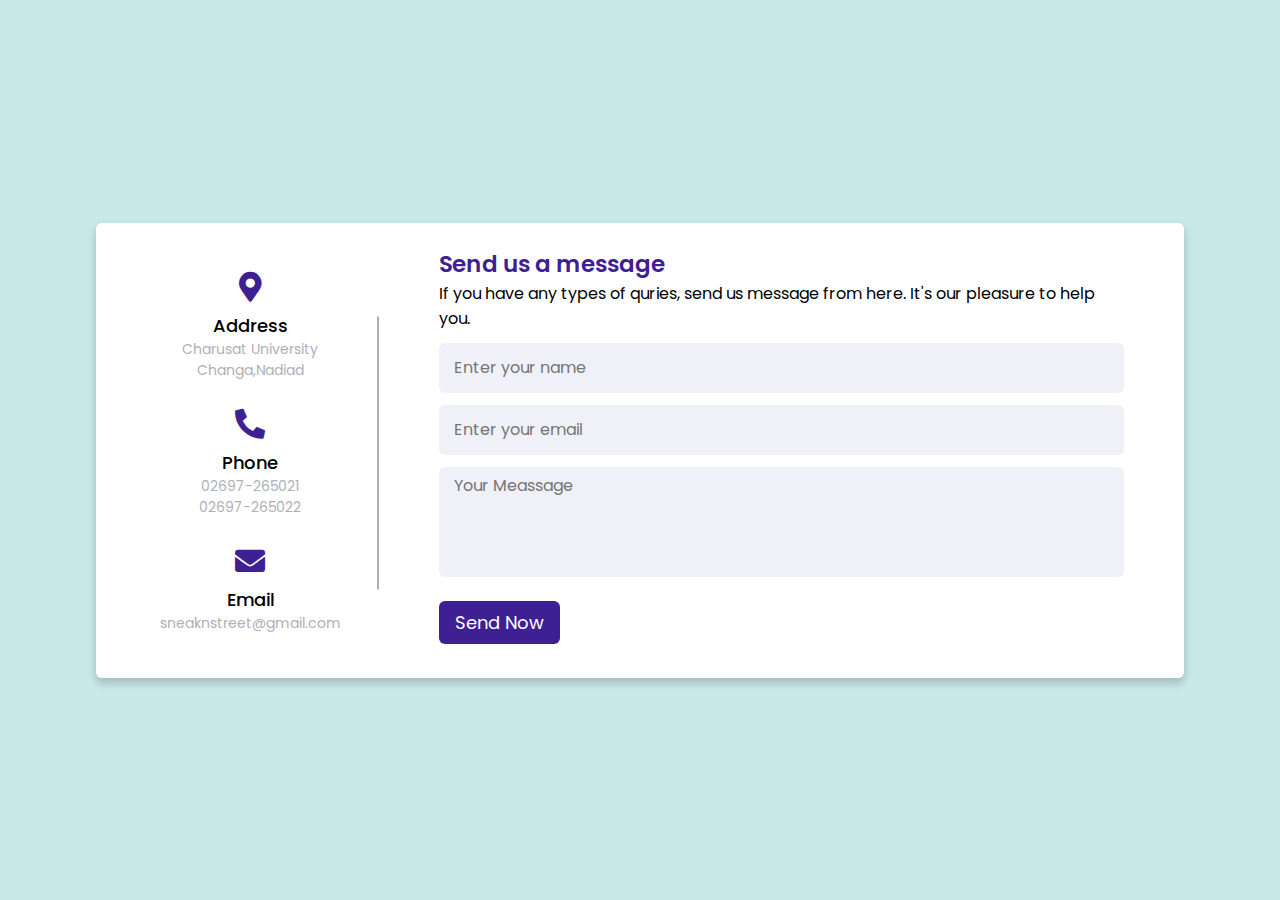
<file: contact2.html>
<!DOCTYPE html>

<html lang="en" dir="ltr">
  <head>
    <meta charset="UTF-8">
    <title> Contact US </title>
    <link rel="stylesheet" href="style2.css">
    <link rel="stylesheet" href="https://cdnjs.cloudflare.com/ajax/libs/font-awesome/5.15.2/css/all.min.css"/>
     <meta name="viewport" content="width=device-width, initial-scale=1.0">
   </head>
<body>
  <div class="container">

    <section id="contact-details" class="section-p1">
        
    
    <div class="content">
      <div class="left-side">
        <div class="address details">
          <i class="fas fa-map-marker-alt"></i>
          <div class="topic">Address</div>
          <div class="text-one">Charusat University</div>
          <div class="text-two">Changa,Nadiad</div>
        </div>
        <div class="phone details">
          <i class="fas fa-phone-alt"></i>
          <div class="topic">Phone</div>
          <div class="text-one">02697-265021</div>
          <div class="text-two">02697-265022</div>
        </div>
        <div class="email details">
          <i class="fas fa-envelope"></i>
          <div class="topic">Email</div>
          <div class="text-one">sneaknstreet@gmail.com</div>
          
        </div>
      </div>
      <div class="right-side">
        <div class="topic-text">Send us a message</div>
        <p>If you have any types of quries, send us message from here. It's our pleasure to help you.</p>
      <form action="#">
        <div class="input-box">
          <input type="text" placeholder="Enter your name">
        </div>
        <div class="input-box">
          <input type="text" placeholder="Enter your email">
        </div>
        <div class="input-box message-box">
            <textarea name="" id="" cols="30" rows="10" placeholder="Your Meassage"></textarea>
        </div>
        <div class="button">
          <input type="button" value="Send Now" >
        </div>

        
      </form>
    </div>
    </div>
  </div>

  <section id="contact-map" class="section-p1">

</body>
</html>
</file>
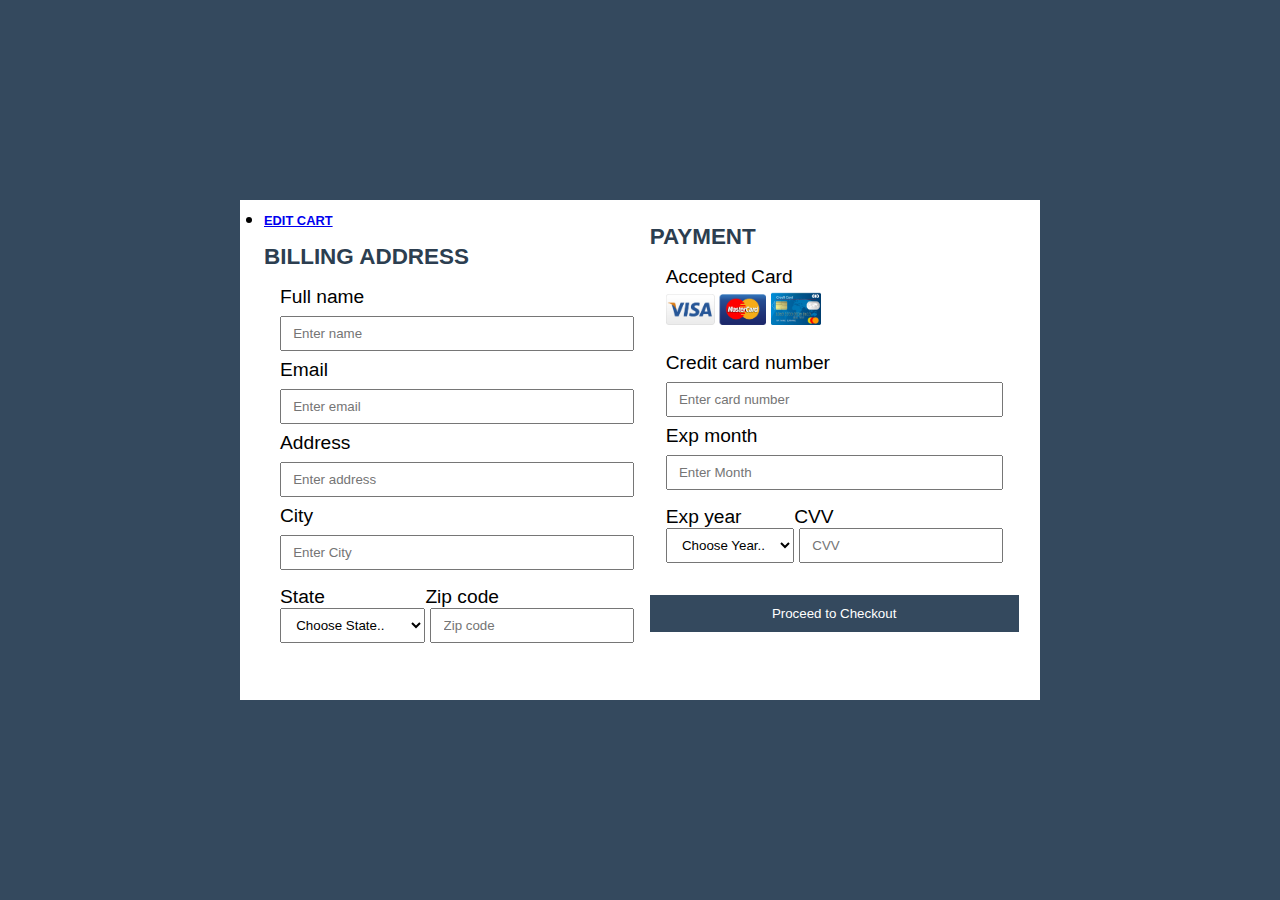
<file: payment.html>
<!DOCTYPE html>
<html>
<head>
	<meta charset="utf-8">
	<meta name="viewport" content="width=device-width, initial-scale=1">
	<title>Responsive Payment getway form design in Hindi</title>
	<link rel="stylesheet" type="text/css" href="payment.css">
</head>
<body>
<header>
	
	<div class="container">
		<div class="left"><li><a href="cart.html" class="link"><h6>EDIT CART</h6></a></li>
			<h3>BILLING ADDRESS</h3>
			<form>
				Full name
				<input type="text" name="" placeholder="Enter name">
				Email
				<input type="text" name="" placeholder="Enter email">

				Address
				<input type="text" name="" placeholder="Enter address">
				
				City
				<input type="text" name="" placeholder="Enter City">
				<div id="zip">
					<label>
						State
						<select>
							<option>Choose State..</option>
							<option>Gujarat</option>
							<option>Haryana</option>
							<option>Uttar Pradesh</option>
							<option>Madhya Pradesh</option>
						</select>
					</label>
						<label>
						Zip code
						<input type="number" name="" placeholder="Zip code">
					</label>
				</div>
			</form>
		</div>
		<div class="right">
			<h3>PAYMENT</h3>
			<form>
				Accepted Card <br>
				<img src="image\card1.png" width="100">
				<img src="image\card2.png" width="50">
				<br><br>

				Credit card number
			<input type="text" name="" placeholder="Enter card number">
				
				Exp month
				<input type="text" name="" placeholder="Enter Month">
				<div id="zip">
					<label>
						Exp year
						<select>
							<option>Choose Year..</option>
							<option>2022</option>
							<option>2023</option>
							<option>2024</option>
							<option>2025</option>
							<option>2026</option>
						</select>
					</label>
						<label>
						CVV
						<input type="number" name="" placeholder="CVV">
					</label>
				</div>
			</form>
			<input type="submit" name="" value="Proceed to Checkout" onclick="window.location.href = 'index.html';">
		</div>
	</div>
</header>
</body>
</html>
</file>
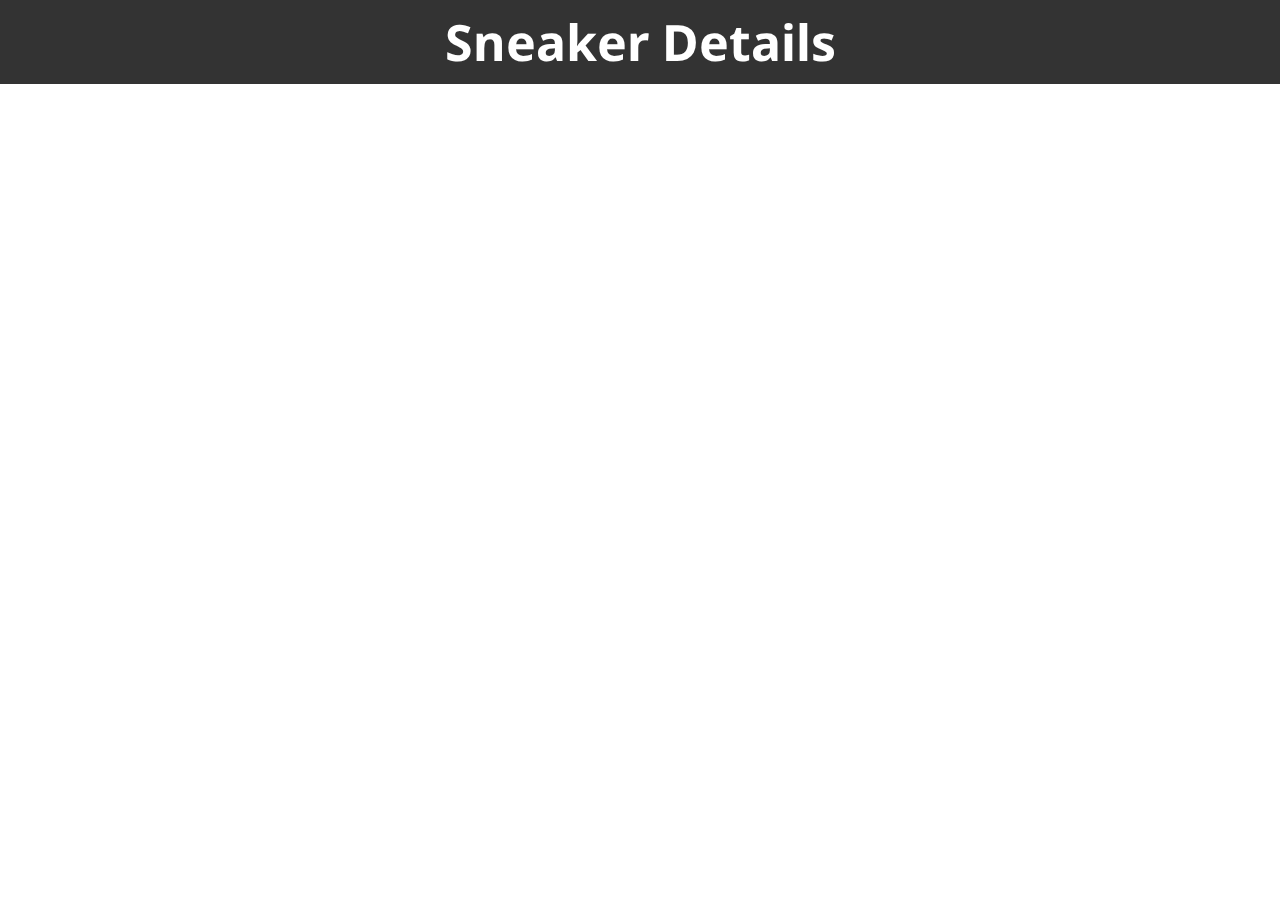
<file: sproduct.html>
<!DOCTYPE html>
<html lang="en">
<head>
    <meta charset="UTF-8">
    <meta name="viewport" content="width=device-width, initial-scale=1.0">
    <title>Sneaker Details</title>
    <link rel="stylesheet" href="style.css">
</head>
<body>
    <h1>Sneaker Details</h1>
    <div class="product-details" id="product-details">
        
        </select>
        
        
    </div>

      <script>    
    // Get the product ID from the URL
    const urlParams = new URLSearchParams(window.location.search);
    const productId = parseInt(urlParams.get('id'));
    
    // Show the product details for the selected product

        // Define your product details as an object
        const productDetails = {
            1: {
                name: 'Air Jordan Retro High 1',
                price: '₹15,000',
                description: ' It is a high-top silhouette with a mix of leather and suede materials, a prominent Nike Swoosh logo, and the classic Air Jordan wings logo on the ankle.',
                image:'wmns-air-jordan-1-retro-hi-og-varsity-maizegame-royal-sail-63bd591670553.jpg',
                
            },
            2: {
                name: 'Nike Air Jordan 1',
                price: '₹17,000',
                description: 'It boasts a high-top silhouette, iconic Jordan wings logo, and a bold Nike Swoosh',
                image: 'air-jordan-1-mid-whitegym-red-black_1-64a7d89496d46.jpg',
            },
            3: {
                name: 'Nike Dunks Green 3',
                price: '₹14,500',
                description: ' variation featuring a green colorway within the Nike Dunk series. It is known for its classic design with a leather upper, padded collar, and a distinctive color combination',
                image: 'nike-dunk-hi-retro-bttys-stadium-greenwhite-stadium-green-white-640b26613bb51.jpg',
            },
            4: {
                name: 'Turquoise Air Jordan 1',
                price: '₹19,000',
                description: 'The Turquoise Air Jordan 1 is a variation of the iconic Air Jordan 1 sneaker, featuring a turquoise colorway',
                image: 'wmns-air-jordan-1-mid-se-bleached-turqsky-j-teal-barely-green-64ae4d129fd86.jpg',
            },
           
          
            // Add more products as needed
        };
        const imagepath='img/shoes_Sneakers/';
      

        // Get the product details container on the details page
        const detailsContainer = document.getElementById('product-details');

        // Get the product details for the selected productId
        const selectedProduct = productDetails[productId];

        if (selectedProduct) {
            const imageUrl=imagepath+selectedProduct.image;
            // Create HTML content for the product details

            const detailsHTML = `
                <img src="${imageUrl}" alt="${selectedProduct.name}">
                <h2>${selectedProduct.name}</h2>
                <p>Price: ${selectedProduct.price}</p>
                <p>Description: ${selectedProduct.description}</p>
            `;

            // Set the innerHTML of the details container with the detailsHTML
            detailsContainer.innerHTML = detailsHTML;

            // Show the details container
            detailsContainer.style.display = 'block';
        }
      </script>
</body>
</html>
</file>
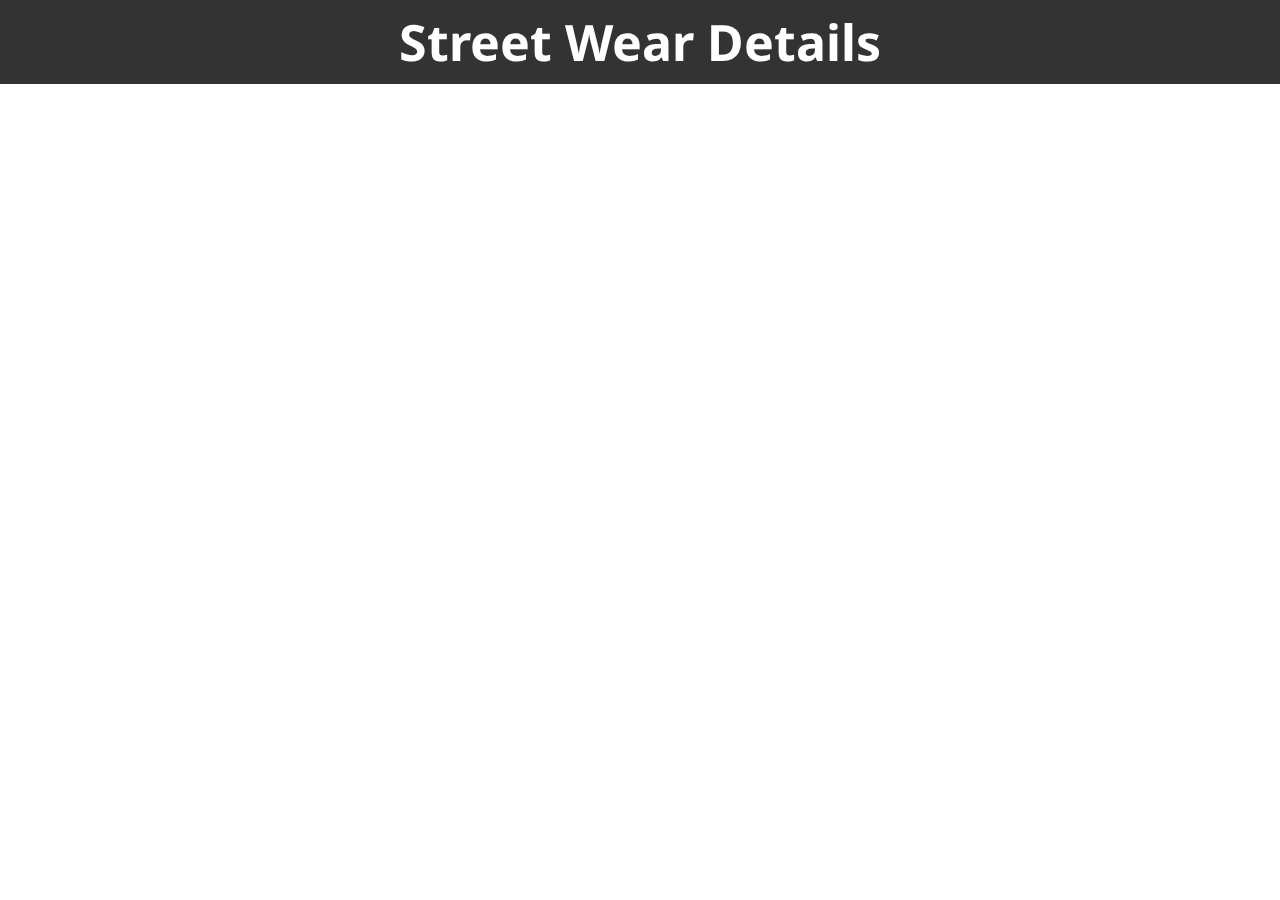
<file: streetp.html>
<!DOCTYPE html>
<html lang="en">
<head>
    <meta charset="UTF-8">
    <meta name="viewport" content="width=device-width, initial-scale=1.0">
    <title>Street Wear Details</title>
    <link rel="stylesheet" href="style.css">
</head>
<body>
    <h1>Street Wear Details</h1>
    <div class="product-details" id="product-details">
        
        </select>
        
        
    </div>

      <script>    
    // Get the product ID from the URL
    const urlParams = new URLSearchParams(window.location.search);
    const productId = parseInt(urlParams.get('id'));
    
    // Show the product details for the selected product

        // Define your product details as an object
        const productDetails = {
           
          
            5: {
                name: 'Marvel Kang Conqueror',
                price: '₹4,999',
                description: 'A Marvel Kang the Conqueror tee is a T-shirt featuring imagery or branding related to the character Kang the Conqueror from the Marvel Comics universe.',
                image: 'marvel kang conqueror.webp',
            },
            6: {
                name: 'Naruto Anbu BLack OPS',
                price: '₹6,999',
                description: 'The Naruto Anbu Black Ops tee is a piece of clothing inspired by the popular manga and anime series "Naruto."',
                image: 'naruto anbu black ops.webp',
            },
            7: {
                name: 'Superman Steel TEE',
                price: '₹5,500',
                description: 'The "Superman Steel Tee" is a T-shirt featuring a design related to the Superman comic book character',
                image: 'superman man of steel.webp',
            },
            8: {
                name: 'Truck ART TEE',
                price: '₹7,999',
                description: 'The "Truck Art Tee" is a t-shirt featuring a design inspired by the vibrant and colorful truck art often seen on trucks and vehicles in South Asia',
                image: 'truck art black panther.webp',
            },
          
            // Add more products as needed
        };
        
        const imagepath="img/clothes_StreetWear/";

        // Get the product details container on the details page
        const detailsContainer = document.getElementById('product-details');

        // Get the product details for the selected productId
        const selectedProduct = productDetails[productId];

        if (selectedProduct) {
            const imageUrl=imagepath+selectedProduct.image;
            // Create HTML content for the product details

            const detailsHTML = `
                <img src="${imageUrl}" alt="${selectedProduct.name}">
                <h2>${selectedProduct.name}</h2>
                <p>Price: ${selectedProduct.price}</p>
                <p>Description: ${selectedProduct.description}</p>
            `;

            // Set the innerHTML of the details container with the detailsHTML
            detailsContainer.innerHTML = detailsHTML;

            // Show the details container
            detailsContainer.style.display = 'block';
        }
      </script>
</body>
</html>
</file>
<file: style2.css>
@import url('https://fonts.googleapis.com/css2?family=Poppins:wght@200;300;400;500;600;700&display=swap');
*{
  margin: 0;
  padding: 0;
  box-sizing: border-box;
  font-family: "Poppins" , sans-serif;
}
body{
  min-height: 100vh;
  width: 100%;
  background: #c8e8e9;
  display: flex;
  align-items: center;
  justify-content: center;
}
.container{
  width: 85%;
  background: #fff;
  border-radius: 6px;
  padding: 20px 60px 30px 40px;
  box-shadow: 0 5px 10px rgba(0, 0, 0, 0.2);
}
.container .content{
  display: flex;
  align-items: center;
  justify-content: space-between;
}
.container .content .left-side{
  width: 25%;
  height: 100%;
  display: flex;
  flex-direction: column;
  align-items: center;
  justify-content: center;
  margin-top: 15px;
  position: relative;
}
.content .left-side::before{
  content: '';
  position: absolute;
  height: 70%;
  width: 2px;
  right: -15px;
  top: 50%;
  transform: translateY(-50%);
  background: #afafb6;
}
.content .left-side .details{
  margin: 14px;
  text-align: center;
}
.content .left-side .details i{
  font-size: 30px;
  color: #3e2093;
  margin-bottom: 10px;
}
.content .left-side .details .topic{
  font-size: 18px;
  font-weight: 500;
}
.content .left-side .details .text-one,
.content .left-side .details .text-two{
  font-size: 14px;
  color: #afafb6;
}
.container .content .right-side{
  width: 75%;
  margin-left: 75px;
}
.content .right-side .topic-text{
  font-size: 23px;
  font-weight: 600;
  color: #3e2093;
}
.right-side .input-box{
  height: 50px;
  width: 100%;
  margin: 12px 0;
}
.right-side .input-box input,
.right-side .input-box textarea{
  height: 100%;
  width: 100%;
  border: none;
  outline: none;
  font-size: 16px;
  background: #F0F1F8;
  border-radius: 6px;
  padding: 0 15px;
  resize: none;
}
.right-side .message-box{
  min-height: 110px;
}
.right-side .input-box textarea{
  padding-top: 6px;
}
.right-side .button{
  display: inline-block;
  margin-top: 12px;
}
.right-side .button input[type="button"]{
  color: #fff;
  font-size: 18px;
  outline: none;
  border: none;
  padding: 8px 16px;
  border-radius: 6px;
  background: #3e2093;
  cursor: pointer;
  transition: all 0.3s ease;
}
.button input[type="button"]:hover{
  background: #5029bc;
}

@media (max-width: 950px) {
  .container{
    width: 90%;
    padding: 30px 40px 40px 35px ;
  }
  .container .content .right-side{
   width: 75%;
   margin-left: 55px;
}
}
@media (max-width: 820px) {
  .container{
    margin: 40px 0;
    height: 100%;
  }
  .container .content{
    flex-direction: column-reverse;
  }
 .container .content .left-side{
   width: 100%;
   flex-direction: row;
   margin-top: 40px;
   justify-content: center;
   flex-wrap: wrap;
 }
 .container .content .left-side::before{
   display: none;
 }
 .container .content .right-side{
   width: 100%;
   margin-left: 0;
 }
}
</file>
<file: payment.css>
*{padding:0; margin:0; box-sizing: border-box; font-family:sans-serif;}
header{
	width: 100vw;
	min-height: 100vh;
	background: #34495e;
	font-size: 1.2rem;
	display: flex;
	justify-content: center;
	align-items: center;
}
.container{
	background: white;
	max-width: 800px;
	min-height: 500px;
	display: flex;
	justify-content:space-between;
	align-items: flex-start;
	padding: 0.5rem 1.5rem;
}
.left{
	flex-basis: 50%;
}
.right{
	flex-basis: 50%;
}
form{
	padding: 1rem;
}

h3{
	margin-top: 1rem;
	color:#2c3e50;
	}

form input[type="text"]{
	width: 100%;
	padding: 0.5rem 0.7rem;
	margin: 0.5rem 0;
	outline: none;
}

#zip{
	display: flex;
	margin-top: 0.5rem;
}
#zip select{
	padding: 0.5rem 0.7rem;
}
#zip input[type="number"]{
	padding: 0.5rem 0.7rem;
	margin-left: 5px;	
}
input[type="submit"]{
	width: 100%;
	padding: 0.7rem 1.5rem;
	background: #34495e;
	color: white;
	border: none;
	outline: none;
	margin-top: 1rem;
	cursor: pointer;
}

input[type="submit"]:hover{
	background: #2c3e50;
}


@media only screen and (max-width: 770px){
	.container{
		flex-direction: column;
	}
	body{
		overflow-x: hidden;
	}
}
</file>
<file: style.css>
@import url('https://fonts.googleapis.com/css2?family=Noto+Sans:wght@500&display=swap');
*{
    margin: 0;
    padding: 0;
    box-sizing: border-box;
    font-family: 'Noto Sans', sans-serif;
}
#my{
    zoom:90%;
}

#header{
    background-color:black;
    height: 14vh;
    width: 100%; 
    overflow: hidden;
} 
#header img{
    height: 100%;
    width: 100%;
    object-fit: cover;
}

h1{
    font-size: 50px;
    line-height:64px;
    color:black;   
}
h2{
    font-size: 46px;
    line-height:54px;
    color:black;   
}
h3{
    font-size: 25px;
    line-height:54px;
    color:black;   
}
h4{
    font-size: 20px;
    color:black;   
}
h5{
    font-size: 18px;
    color: black;   
}
h6{
    font-weight: 700;
    font-size: 12px; 
}
P{
    font-size: 16px;
    color: black;
    margin:15px 0 20px 0; 
}
.section-p1{
    padding: 40px 80px;
}
.section-m1{
    margin: 40px 0;
}
button.normal{
    font-size: 14px;
    font-weight: 600;
    padding: 15px 30px;
    color: #000;
    background-color: #fff;
    border-radius: 4px;
    cursor: pointer;
    border: none;
    outline: none;
    transition: 0.2s;
}
button.white{
    font-size: 13px;
    font-weight: 600;
    padding: 11px 18px;
    color: #fff;
    background-color:   transparent;
    cursor: pointer;
    border: 1px solid #fff;
    outline: none;
    transition: 0.2s;
}
body{
    width:100%;
    /*  */
}

#header{
    display:flex;
    align-items:center;
    justify-content: space-between;
    padding: 20px 80px;
    background-color:black;
    box-shadow: 0 5px 15px rgba(0, 0, 0, 0.06);
    z-index: 999;
    position: sticky;
    top: 0;
    left: 0;

}

#navbar{
    display: flex;
    align-items: center;
    justify-content: center;
}

#navbar li{
    list-style: none;
    padding: 0 20px;
    position: relative;
}

#navbar li a{
    text-decoration: none;
    font-size: 22px;
    font-weight: 500;
    color:white; 
    transition: 0.2 ease;
    
}
#navbar li a:hover,
#navbar li a.active{
    color:crimson;
}
#navbar li a.active ::after,
#navbar li a:hover::after{
    content: "";
    width: 69%;
    height: 2px;
    background:crimson;
    position: absolute;
    bottom: -4px;
    left: 20px;
}
#close{
    display: none;
}


#Hero{
    background-image: url("img/banner/banner2.jpg");
    height: 90vh;
    width: 100%;
    background-size: cover;
    background-position: top 20% right 0;
    padding: 0 80px;
    display: flex;
    flex-direction: column;
    align-items: flex-start;
    justify-content: center;
} 
#Hero h4{
    padding-bottom:15px ;
}
#Hero h2{
    color:white;
}
#Hero h1{
    color:white;
}
#Hero h3{
    color:white;
}
#Hero h5{
    color:white;
}
#Hero button{
    background-color:black;
    color: white;
    border: 0;
    padding: 14px 80px 14px 65px;
    background-repeat: no-repeat;
    cursor: pointer;
    font-weight: 700;
    font-size: 18px;    
}
#Feature{
    display: flex;
    align-items: center;
    justify-content: space-between;
    flex-wrap: wrap;
}
h2{
    padding-top:5px;
    text-align: center;
}
#Feature .fe-box{
    width:200px;
    text-align: center;
    padding: 25px 15px;
    box-shadow: 20px 20px 34px rgba(11, 6, 6, 0.03);
    border: 1px solid #080808;
    border-radius: 15px;
    margin: 15px 0;
}
#Feature .fe-box:hover{
    box-shadow: 10px 10px 54px rgba(70, 62, 221, 0.1);
}

#Feature .fe-box h5{
    display: inline-block;
    padding: 9px 8px 6px 8px;
    line-height: 1;
    border-radius: 4px;
    color: black;
    background-color:cyan;
}
#Feature .fe-box img{
    width: 100%;
    margin-bottom: 10px;
}
#Product1{
    text-align: center;
    
}

#Product1 .pro-conatiner{
    display: flex;
    justify-content: space-between;
    padding-top: 50px;
    flex-wrap: wrap;
}

#Product1 .pro{
    width: 23%;
    min-width: 250px;
    padding: 10px 12px;
    border: 1px solid #fff;
    border-radius: 25px;
    cursor: pointer;
    box-shadow: 20px 20px 30px rgba(0, 0, 0blue, 0.02);
    margin:15px 0;
    transition: 0.2s ease;
    position: relative;
}

#Product1 .pro:hover{
    box-shadow: 20px 20px 30px rgba(0, 0, 0blue, 0.06);
}

#Product1 .pro img{
    width:100%;
    border-radius: 20px;

}

#Product1 .pro .des{
    text-align: start;
    padding: 10px 0;
}

#Product1 .pro .des span{
    color: #006699;
    font-size: 12px;
}

#Product1 .pro .des h5{
    padding-top: 7px;
    color: #1a1a1a;
    font-size: 14px;

}

#Product1 .pro .des i{
    font-size: 12px;
    color: rgb(243,181,25);
}

#Product1 .pro .des h4{
    padding-top: 7px;
    font-size: 15px;
    font-weight: 700;
    color: #088178;
}

#Product1 .pro .shopping{
    width: 40px;
    height: 40px;
    line-height: 40px;
    border-radius: 50px;
    background-color: #e8f6ea;
    font-weight: 500;
    color: #088178;
    border: 1px solid #cce7d0;
    position: absolute;
    bottom: 20px;
    right: 10px;
}
#banner{
    display: flex;
    flex-direction: column;
    justify-content: center;
    align-items: center;
    text-align: center;
    background-image: url("img/banner/3.jpg");
    width: 100%;
    height: 40vh;
    background-size: cover;
    background-position: center;
}

#banner h4{
    color: #cce7d0;
    font-size: 16px;
}

#banner h2{
    color: #cce7d0;
    font-size: 30px;
    padding: 10px 0;
}

#banner h2 span{
    color: #ffbd27;
}

#banner button:hover{
    background: #ef3636;
    color: #fff;
}

#sm-banner{
    display: flex;
    justify-content: space-between;
    flex-wrap: wrap;
}

#sm-banner .banner-box{
    display: flex;
    flex-direction: column;
    justify-content: center;
    align-items: flex-start;
    background-image: url("img/banner/mini1.jpg");
    min-width: 580px;
    height: 50vh;
    background-size: cover;
    background-position: center;
    padding: 10px;
}

#sm-banner .banner-box2{
    background-image: url("img/banner/mini3.jpg");
}

#sm-banner h4{
    color: #fff;
    font-size: 20px;
    font-weight: 300;
}

#sm-banner h2{
    color: #fff;
    font-size: 28px;
    font-weight: 800;
}
#sm-banner h3{
    color: white;
    font-size: 28px;
    font-weight: 800;
}

#sm-banner span{
    color: #fff;
    font-size: 14px;
    font-weight: 500;
    padding-bottom: 15px;
}

#sm-banner .banner-box:hover button{
    background: #088178;
    border: 1px solid #088178;
}

#banner3{
    display: flex;
    justify-content: space-between;
    flex-wrap: wrap;
    padding: 0 80px;
}

#banner3 .banner-box{
    display: flex;
    flex-direction: column;
    justify-content: center;
    align-items: flex-start;
    background-image: url("img/banner/mini2.jpg");
    min-width: 30%;
    height: 30vh;
    background-size: cover;
    background-position: center;
    padding: 20px;
    margin-bottom: 20px;
}

#banner3 .banner-box2{
    background-image: url("img/banner/mini4.jpg");
}

#banner3 .banner-box3{
    background-image: url("img/banner/mini5.jpg");
}

#banner3 h2{
    color: #cce7d0;
    font-weight: 900;
    font-size: 22px;
}

#banner3 h3{
    color: white;
    font-weight: 800;
    font-size: 15px;
}

#cart table img{
    width:70px;
}

#page-header h2{
    color: black;
}

#page-header{
    background-image: url(img/banner/parallax.jpg);
    width:100%;
    height:40vh;
    background-size: cover;
    display: flex;
    justify-content:center;
    text-align: center;
    flex-direction:column;
    padding: 14px;
}


#newsletter{
    display: flex;
    justify-content: space-between;
    flex-wrap:wrap ;
    align-items: center;
    background-image: url("img/banner/new.jpeg");
    background-repeat: no-repeat;
    background-position:20% 30%;
    background-color: #041e42;

}

#newsletter h4{
    font-size: 22px;
    font-weight: 700;
    color: white;
    
}
#newsletter p{
    font-size: 16px;
    font-weight: 600;
    color: white;
    
}
#newsletter p span{
    color: crimson;
    
}
#newsletter .form{
    display: flex;
    width: 40%;
}

#newsletter input{
   height:3.125rem;
   padding: 0 1.25rem;
    font-size: 14px;
    width: 100%;
    border: 1px solid transparent;
    border-radius: 4px;
    outline: none;
    border-top-right-radius: 0;
    border-bottom-right-radius: 0;

}
#newsletter button {
    background-color:cyan;
    color: white;
    white-space: nowrap;
    border-top-left-radius: 0;
    border-bottom-left-radius: 0;
}

#cart-add button{
    background-color:black;
    color: white;
    border: 0;
    padding: 14px 80px 14px 65px;
    background-repeat: no-repeat;
    cursor: pointer;
    font-weight: 700;
    font-size: 18px;    
}

#form-details button{
    background-color:black;
    color: white;
    border: 0;
    padding: 14px 80px 14px 65px;
    background-repeat: no-repeat;
    cursor: pointer;
    font-weight: 700;
    font-size: 18px;    
}
body {
    font-family: Arial, sans-serif;
    margin: 0;
    padding: 0;
}

h1 {
    text-align: center;
    background-color: #333;
    color: #fff;
    padding: 10px;
    margin: 0;
}

/* Product listing page styles */
.sneaker-list {
    display: flex;
    flex-wrap: wrap;
    justify-content: center;
    gap: 20px;
    padding: 20px;
}

.sneaker {
    text-align: center;
    background-color: #f9f9f9;
    padding: 10px;
    border: 1px solid #ddd;
    cursor: pointer;
    transition: transform 0.2s;
}

.sneaker:hover {
    transform: scale(1.05);
}

/* Product details page styles */
.product-details {
    text-align: center;
    margin: 20px;
    padding: 20px;
    border: 1px solid #ddd;
    background-color: #f9f9f9;
}

.product-details img {
    max-width: 100%;
}

/* Hide the details initially */
.product-details {
    display: none;
}
</file>
